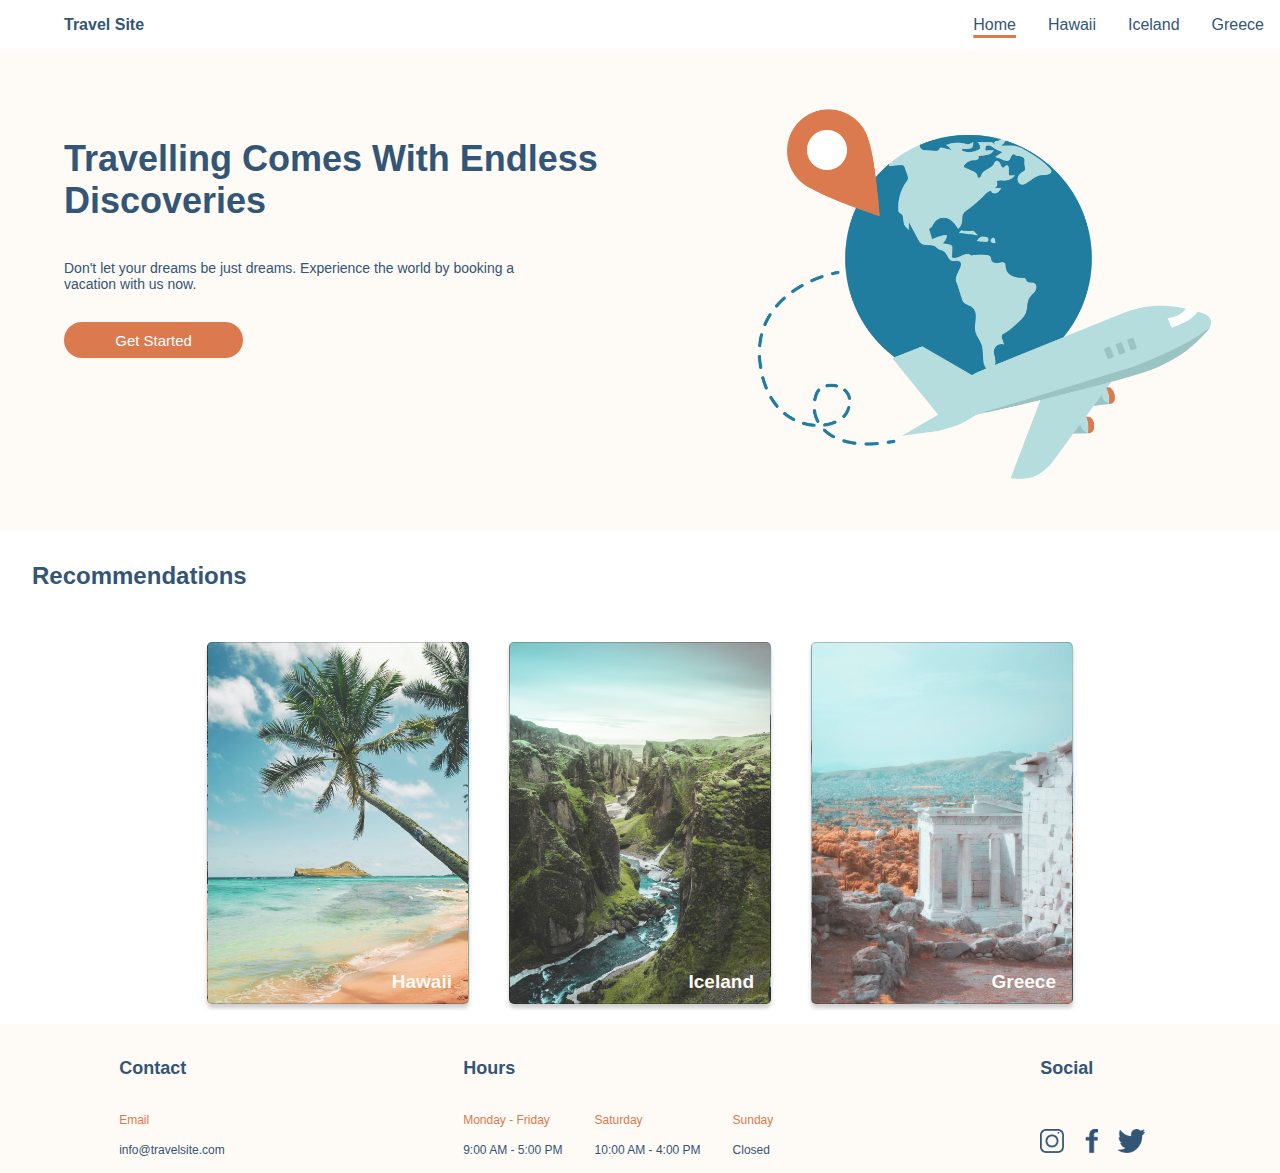
<file: index.html>
<!DOCTYPE html>
<html lang="en">
  <head>
    <meta charset="UTF-8" />
    <meta name="viewport" content="width=device-width, initial-scale=1.0" />
    <link rel="stylesheet" href="./css/global.css" />
    <link rel="stylesheet" href="./css/main.css" />
    <title>Travel Site Landing</title>
  </head>

  <body>
    <header>
      <div class="header__logo">
        <h1 class="header-navbar__link">
          <a href="../index.html">Travel Site</a>
        </h1>
      </div>
      <nav class="header__navbar">
        <ul class="header-navbar__list">
          <li class="header-navbar__link active">
            <a href="./index.html">Home</a>
          </li>
          <li class="header-navbar__link">
            <a href="./pages/hawaii.html">Hawaii</a>
          </li>
          <li class="header-navbar__link">
            <a href="./pages/iceland.html">Iceland</a>
          </li>
          <li class="header-navbar__link">
            <a href="./pages/greece.html">Greece</a>
          </li>
        </ul>
      </nav>
    </header>

    <main>
      <section class="hero">
        <div class="hero__leftside">
          <h1 class="hero__heading">
            Travelling Comes With Endless Discoveries
          </h1>
          <p class="hero__text">
            Don't let your dreams be just dreams. Experience the world by
            booking a vacation with us now.
          </p>
          <a href="#" class="hero__button">Get Started</a>
        </div>
        <div class="hero__rightside">
          <img class="hero__img" src="./assets/hero.png" alt="Travel image" />
        </div>
      </section>
    </main>

    <aside class="recommendations">
      <h3 class="recommendations__heading">Recommendations</h3>
      <div class="recommendations__cards">
        <a href="./pages/hawaii.html" class="recommendations__card-link">
          <article class="recommendations__card recommendations__card--hawaii">
            <h4 class="recommendations__card-name">Hawaii</h4>
          </article>
        </a>
        <a href="./pages/iceland.html" class="recommendations__card-link">
          <article class="recommendations__card recommendations__card--iceland">
            <h4 class="recommendations__card-name">Iceland</h4>
          </article>
        </a>
        <!-- Greece card with link -->
        <a href="./pages/greece.html" class="recommendations__card-link">
          <article class="recommendations__card recommendations__card--greece">
            <h4 class="recommendations__card-name">Greece</h4>
          </article>
        </a>
      </div>
    </aside>

    <footer class="footer">
      <section class="footer-element">
        <h3 class="footer-element__heading">Contact</h3>
        <article class="footer-element__subheading">
          <div class="footer-element__email">
            Email
            <a
              class="footer-element__email link"
              href="mailto:info@travelsite.com"
              >info@travelsite.com</a
            >
          </div>
        </article>
      </section>

      <section class="footer__element">
        <h3 class="footer-element__heading">Hours</h3>
        <div class="footer-element__subheading">
          <div class="footer-element__subheading-days">
            Monday - Friday
            <div>
              <time class="footer-element__hours-times">9:00 AM - 5:00 PM</time>
            </div>
          </div>
          <div class="footer-element__subheading-days">
            Saturday
            <div>
              <time class="footer-element__hours-times"
                >10:00 AM - 4:00 PM</time
              >
            </div>
          </div>
          <div class="footer-element__subheading-days">
            Sunday
            <div>
              <time class="footer-element__hours-times">Closed</time>
            </div>
          </div>
        </div>
      </section>

      <section class="footer__element">
        <h3 class="footer-element__heading">Social</h3>
        <div class="footer__subheading">
          <a href="https://instagram.com"
            ><img
              class="footer-element__social-icon"
              src="../assets/icon-instagram.png"
              alt="Instagram"
          /></a>
          <a href="https://facebook.com"
            ><img
              class="footer-element__social-icon"
              src="../assets/icon-facebook.png"
              alt="Facebook"
          /></a>
          <a href="https://twitter.com"
            ><img
              class="footer-element__social-icon"
              src="../assets/icon-twitter.png"
              alt="Twitter"
          /></a>
        </div>
      </section>
    </footer>
  </body>
</html>
</file>
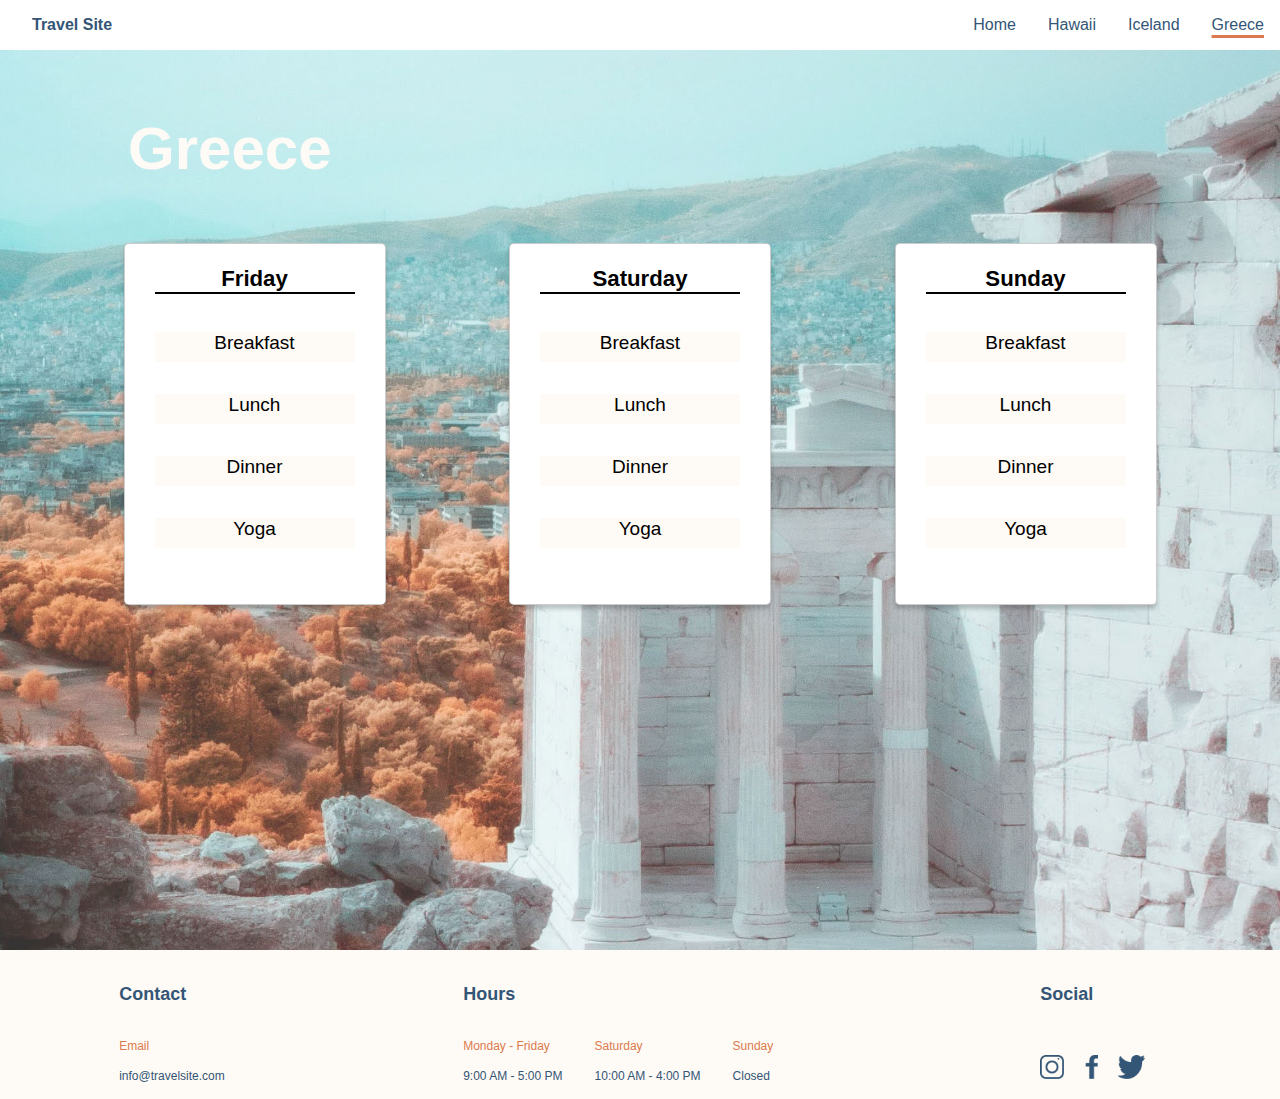
<file: pages/greece.html>
<!DOCTYPE html>
<html lang="en">
  <head>
    <meta charset="UTF-8" />
    <meta name="viewport" content="width=device-width, initial-scale=1.0" />
    <link rel="stylesheet" href="../css/global.css" />
    <link rel="stylesheet" href="../css/destinations.css" />
    <title>Travel Site Greece</title>
  </head>
  <body>
    <header class="header">
      <div class="header-logo">
        <h1 class="header-navbar__link">
          <a href="../index.html">Travel Site</a>
        </h1>
      </div>
      <div class="header-navbar">
        <nav>
          <ul class="header-navbar__list">
            <li class="header-navbar__link">
              <a href="../index.html">Home</a>
            </li>
            <li class="header-navbar__link">
              <a href="./hawaii.html">Hawaii</a>
            </li>
            <li class="header-navbar__link">
              <a href="./iceland.html">Iceland</a>
            </li>
            <li class="header-navbar__link active">
              <a href="./greece.html">Greece</a>
            </li>
          </ul>
        </nav>
      </div>
    </header>

    <main>
      <div class="itinerary itinerary-greece">
        <div class="itinerary-heading">
          <h3 class="itinerary-heading hawaii">Greece</h3>
        </div>
        <div class="itinerary-cards">
          <article class="itinerary-cards friday">
            <div>
              <h3 class="itinerary-cards__name">Friday</h3>
              <ul class="itinerary-cards__list">
                <li class="itinerary-cards__list-item">Breakfast</li>
                <li class="itinerary-cards__list-item">Lunch</li>
                <li class="itinerary-cards__list-item">Dinner</li>
                <li class="itinerary-cards__list-item">Yoga</li>
              </ul>
            </div>
          </article>

          <article class="itinerary-cards saturday">
            <div>
              <h3 class="itinerary-cards__name">Saturday</h3>
              <ul class="itinerary-cards__list">
                <li class="itinerary-cards__list-item">Breakfast</li>
                <li class="itinerary-cards__list-item">Lunch</li>
                <li class="itinerary-cards__list-item">Dinner</li>
                <li class="itinerary-cards__list-item">Yoga</li>
              </ul>
            </div>
          </article> 
            
          <article class="itinerary-cards sunday">
            <div class="list">
              <h3 class="itinerary-cards__name">Sunday</h3>
              <ul class="itinerary-cards__list">
                <li class="itinerary-cards__list-item">Breakfast</li>
                <li class="itinerary-cards__list-item">Lunch</li>
                <li class="itinerary-cards__list-item">Dinner</li>
                <li class="itinerary-cards__list-item">Yoga</li>
              </ul>
            </div>
          </article>
        </div>
      </div>
    </main>

    <footer class="footer">
      <section class="footer__element">
        <h3 class="footer-element__heading">Contact</h3>
        <article class="footer-element__subheading">
          <div class="footer-element__email">
            Email
            <a
              class="footer-element__email link"
              href="mailto:info@travelsite.com"
              >info@travelsite.com</a
            >
          </div>
        </article>
      </section>

      <hours class="footer-element">
        <h3 class="footer-element__heading">Hours</h3>
        <div class="footer-element__subheading">
          <div class="footer-element__subheading-days">
            Monday - Friday
            <div>
              <time class="footer-element__hours-times">9:00 AM - 5:00 PM</time>
            </div>
          </div>
          <div class="footer-element__subheading-days">
            Saturday
            <div>
              <time class="footer-element__hours-times"
                >10:00 AM - 4:00 PM</time
              >
            </div>
          </div>
          <div class="footer-element__subheading-days">
            Sunday
            <div>
              <time class="footer-element__hours-times">Closed</time>
            </div>
          </div>
        </div>
      </hours>

      <section class="footer__element">
        <h3 class="footer-element__heading">Social</h3>
        <div class="footer__subheading">
          <a href="https://instagram.com"
            ><img
              class="footer-element__social-icon"
              src="../assets/icon-instagram.png"
              alt="Instagram"
          /></a>
          <a href="https://facebook.com"
            ><img
              class="footer-element__social-icon"
              src="../assets/icon-facebook.png"
              alt="Facebook"
          /></a>
          <a href="https://twitter.com"
            ><img
              class="footer-element__social-icon"
              src="../assets/icon-twitter.png"
              alt="Twitter"
          /></a>
        </div>
      </section>
    </footer>
  </body>
</html>
</file>
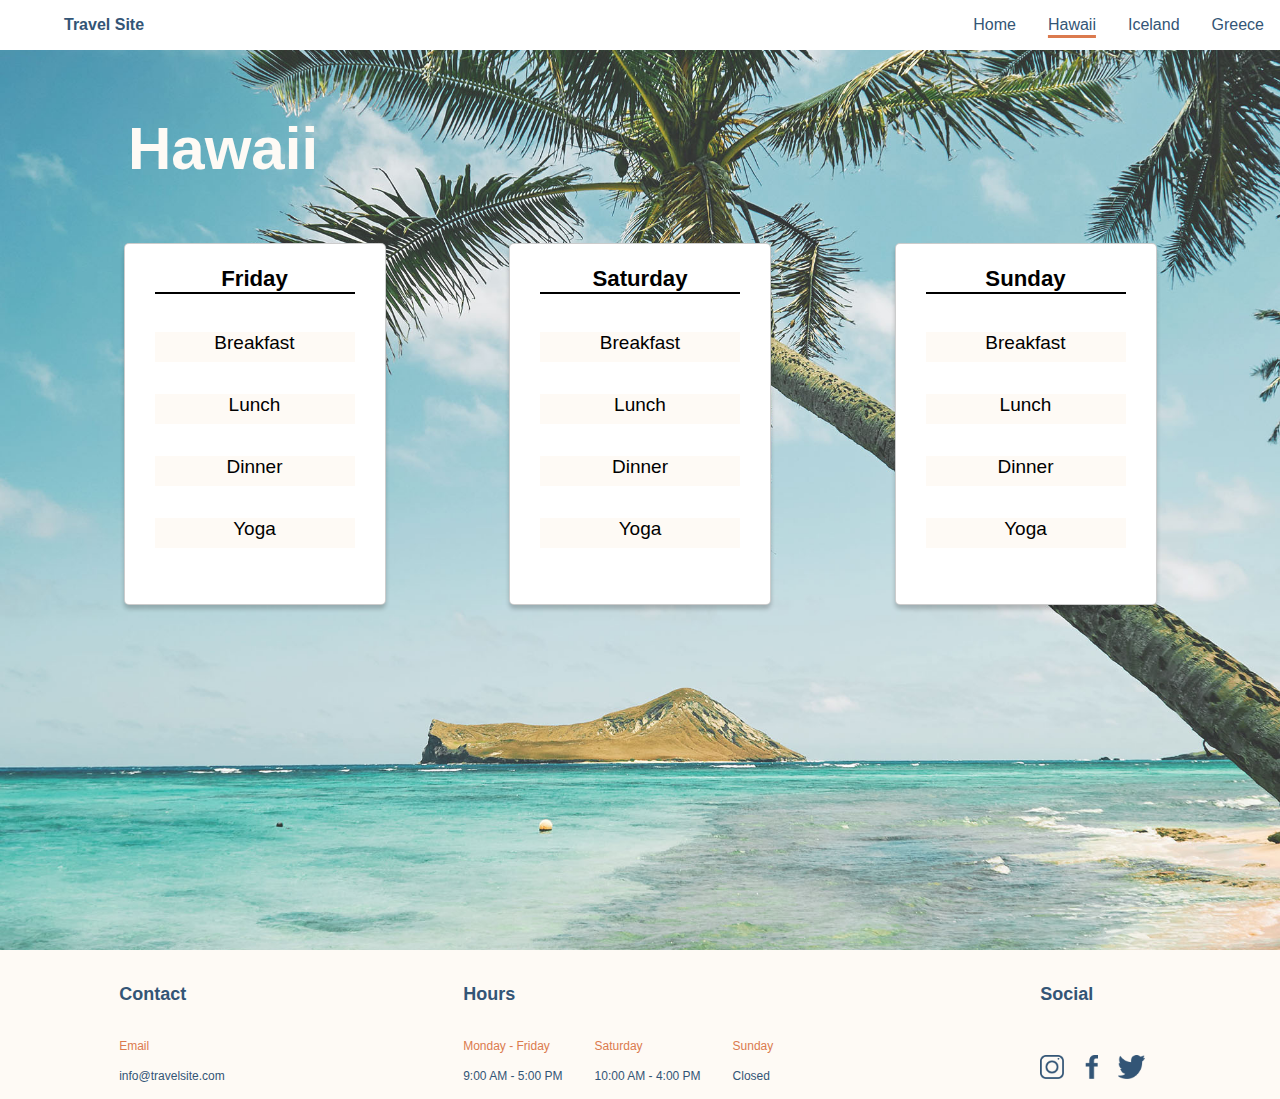
<file: pages/hawaii.html>
<!DOCTYPE html>
<html lang="en">
  <head>
    <meta charset="UTF-8" />
    <meta name="viewport" content="width=device-width, initial-scale=1.0" />
    <link rel="stylesheet" href="../css/global.css" />
    <link rel="stylesheet" href="../css/destinations.css" />
    <title>Travel Site Hawaii</title>
  </head>
  <body>
    <header>
      <div class="header__logo">
        <h1 class="header-navbar__link">
          <a href="../index.html">Travel Site</a>
        </h1>
      </div>
      <nav class="header__navbar">
        <ul class="header-navbar__list">
          <li class="header-navbar__link"><a href="../index.html">Home</a></li>
          <li class="header-navbar__link active">
            <a href="./hawaii.html">Hawaii</a>
          </li>
          <li class="header-navbar__link">
            <a href="./iceland.html">Iceland</a>
          </li>
          <li class="header-navbar__link">
            <a href="./greece.html">Greece</a>
          </li>
        </ul>
      </nav>
    </header>

    <main>
      <div class="itinerary itinerary-hawaii">
        <div class="itinerary-heading">
          <h3 class="itinerary-heading hawaii">Hawaii</h3>
        </div>
        <div class="itinerary-cards">
          <article class="itinerary-cards friday">
            <div>
              <h3 class="itinerary-cards__name">Friday</h3>
              <ul class="itinerary-cards__list">
                <li class="itinerary-cards__list-item">Breakfast</li>
                <li class="itinerary-cards__list-item">Lunch</li>
                <li class="itinerary-cards__list-item">Dinner</li>
                <li class="itinerary-cards__list-item">Yoga</li>
              </ul>
            </div>
          </article>

          <article class="itinerary-cards saturday">
            <div>
              <h3 class="itinerary-cards__name">Saturday</h3>
              <ul class="itinerary-cards__list">
                <li class="itinerary-cards__list-item">Breakfast</li>
                <li class="itinerary-cards__list-item">Lunch</li>
                <li class="itinerary-cards__list-item">Dinner</li>
                <li class="itinerary-cards__list-item">Yoga</li>
              </ul>
            </div>
          </article>
          <article class="itinerary-cards sunday">
            <div class="list">
              <h3 class="itinerary-cards__name">Sunday</h3>
              <ul class="itinerary-cards__list">
                <li class="itinerary-cards__list-item">Breakfast</li>
                <li class="itinerary-cards__list-item">Lunch</li>
                <li class="itinerary-cards__list-item">Dinner</li>
                <li class="itinerary-cards__list-item">Yoga</li>
              </ul>
            </div>
          </article>
        </div>
      </div>
    </main>

    <footer class="footer">
      <section class="footer-element">
        <h3 class="footer-element__heading">Contact</h3>
        <article class="footer-element__subheading">
          <div class="footer-element__email">
            Email
            <a
              class="footer-element__email link"
              href="mailto:info@travelsite.com"
              >info@travelsite.com</a
            >
          </div>
        </article>
      </section>

      <hours class="footer__element">
        <h3 class="footer-element__heading">Hours</h3>
        <div class="footer-element__subheading">
          <div class="footer-element__subheading-days">
            Monday - Friday
            <div>
              <time class="footer-element__hours-times">9:00 AM - 5:00 PM</time>
            </div>
          </div>
          <div class="footer-element__subheading-days">
            Saturday
            <div>
              <time class="footer-element__hours-times"
                >10:00 AM - 4:00 PM</time
              >
            </div>
          </div>
          <div class="footer-element__subheading-days">
            Sunday
            <div>
              <time class="footer-element__hours-times">Closed</time>
            </div>
          </div>
        </div>
      </hours>

      <section class="footer__element">
        <h3 class="footer-element__heading">Social</h3>
        <div class="footer__subheading">
          <a href="https://instagram.com"
            ><img
              class="footer-element__social-icon"
              src="../assets/icon-instagram.png"
              alt="Instagram"
          /></a>
          <a href="https://facebook.com"
            ><img
              class="footer-element__social-icon"
              src="../assets/icon-facebook.png"
              alt="Facebook"
          /></a>
          <a href="https://twitter.com"
            ><img
              class="footer-element__social-icon"
              src="../assets/icon-twitter.png"
              alt="Twitter"
          /></a>
        </div>
      </section>
    </footer>
  </body>
</html>
</file>
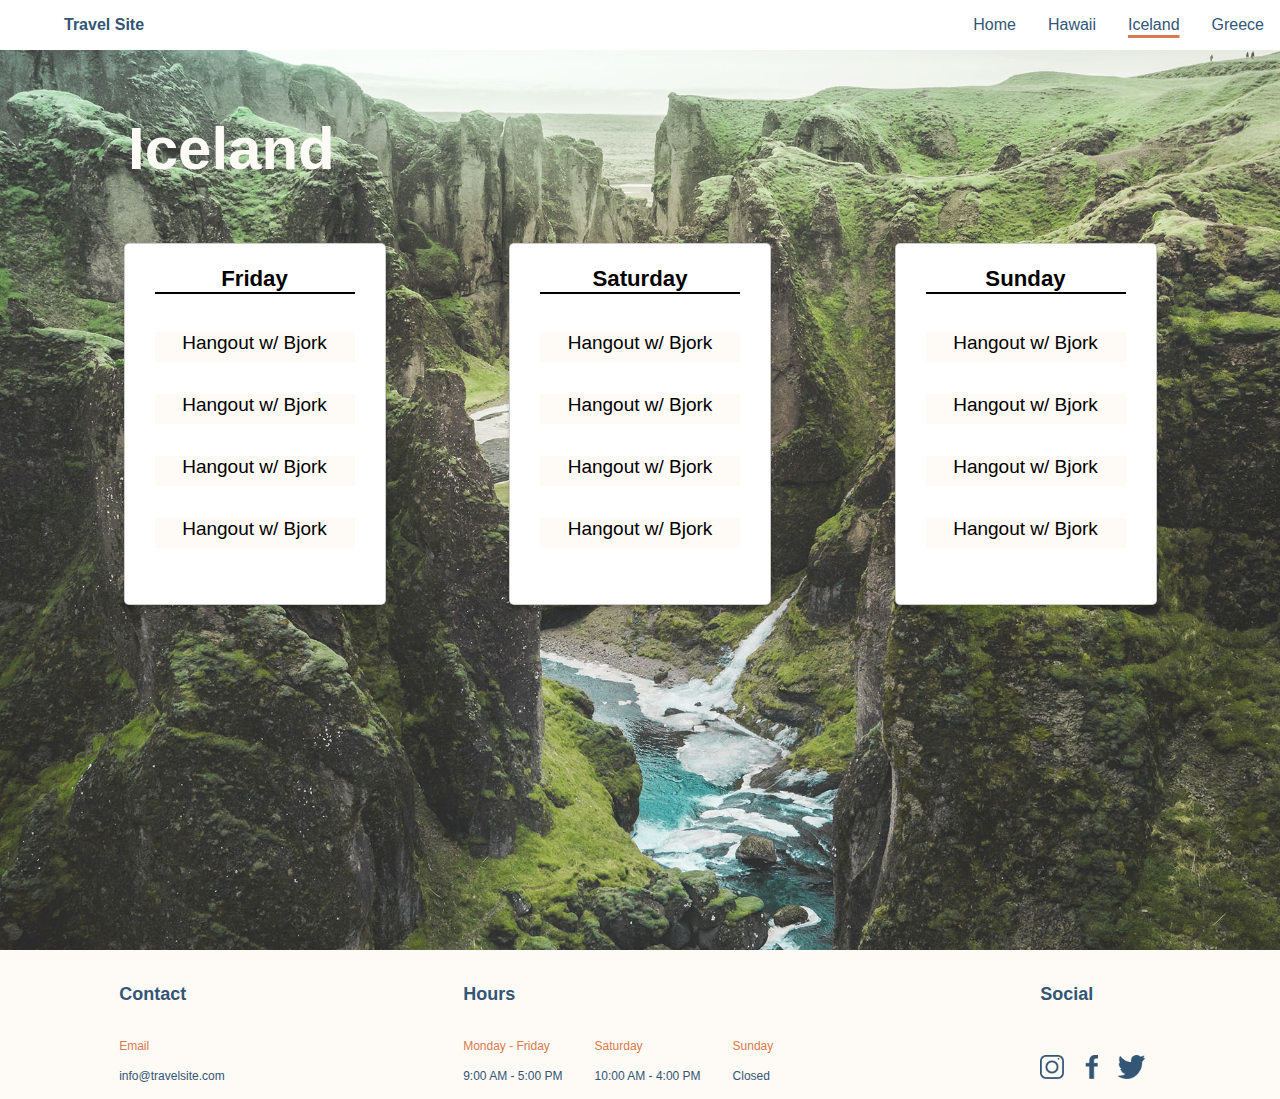
<file: pages/iceland.html>
<!DOCTYPE html>
<html lang="en">
  <head>
    <meta charset="UTF-8" />
    <meta name="viewport" content="width=device-width, initial-scale=1.0" />
    <link rel="stylesheet" href="../css/global.css" />
    <link rel="stylesheet" href="../css/destinations.css" />
    <title>Travel Site Iceland</title>
  </head>
  <body>
    <header class="header">
      <div class="header__logo">
        <h1 class="header-navbar__link">
          <a href="../index.html">Travel Site</a>
        </h1>
      </div>
      <div class="header-navbar">
        <nav>
          <ul class="header-navbar__list">
            <li class="header-navbar__link">
              <a href="../index.html">Home</a>
            </li>
            <li class="header-navbar__link">
              <a href="./hawaii.html">Hawaii</a>
            </li>
            <li class="header-navbar__link active">
              <a href="./iceland.html">Iceland</a>
            </li>
            <li class="header-navbar__link">
              <a href="./greece.html">Greece</a>
            </li>
          </ul>
        </nav>
      </div>
    </header>
    <main>
      <div class="itinerary itinerary-iceland">
        <div class="itinerary-heading">
          <h3 class="itinerary-heading hawaii">Iceland</h3>
        </div>
        <div class="itinerary-cards">
          <article class="itinerary-cards friday">
            <div>
              <h3 class="itinerary-cards__name">Friday</h3>
              <ul class="itinerary-cards__list">
                <li class="itinerary-cards__list-item">Hangout w/ Bjork</li>
                <li class="itinerary-cards__list-item">Hangout w/ Bjork</li>
                <li class="itinerary-cards__list-item">Hangout w/ Bjork</li>
                <li class="itinerary-cards__list-item">Hangout w/ Bjork</li>
              </ul>
            </div>
          </article>

          <article class="itinerary-cards saturday">
            <div>
              <h3 class="itinerary-cards__name">Saturday</h3>
              <ul class="itinerary-cards__list">
                <li class="itinerary-cards__list-item">Hangout w/ Bjork</li>
                <li class="itinerary-cards__list-item">Hangout w/ Bjork</li>
                <li class="itinerary-cards__list-item">Hangout w/ Bjork</li>
                <li class="itinerary-cards__list-item">Hangout w/ Bjork</li>
              </ul>
            </div>
          </article>
          <article class="itinerary-cards sunday">
            <div class="list">
              <h3 class="itinerary-cards__name">Sunday</h3>
              <ul class="itinerary-cards__list">
                <li class="itinerary-cards__list-item">Hangout w/ Bjork</li>
                <li class="itinerary-cards__list-item">Hangout w/ Bjork</li>
                <li class="itinerary-cards__list-item">Hangout w/ Bjork</li>
                <li class="itinerary-cards__list-item">Hangout w/ Bjork</li>
              </ul>
            </div>
          </article>
        </div>
      </div>
    </main>

    <footer class="footer">
      <hours class="footer-element">
        <h3 class="footer-element__heading">Contact</h3>
        <article class="footer-element__subheading">
          <div class="footer-element__email">
            Email
            <a
              class="footer-element__email link"
              href="mailto:info@travelsite.com"
              >info@travelsite.com</a
            >
          </div>
        </article>
      </hours>

      <section class="footer__element">
        <h3 class="footer-element__heading">Hours</h3>
        <div class="footer-element__subheading">
          <div class="footer-element__subheading-days">
            Monday - Friday
            <div>
              <time class="footer-element__hours-times">9:00 AM - 5:00 PM</time>
            </div>
          </div>
          <div class="footer-element__subheading-days">
            Saturday
            <div>
              <time class="footer-element__hours-times"
                >10:00 AM - 4:00 PM</time
              >
            </div>
          </div>
          <div class="footer-element__subheading-days">
            Sunday
            <div>
              <time class="footer-element__hours-times">Closed</time>
            </div>
          </div>
        </div>
      </section>

      <section class="footer__element">
        <h3 class="footer-element__heading">Social</h3>
        <div class="footer__subheading">
          <a href="https://instagram.com"
            ><img
              class="footer-element__social-icon"
              src="../assets/icon-instagram.png"
              alt="Instagram"
          /></a>
          <a href="https://facebook.com"
            ><img
              class="footer-element__social-icon"
              src="../assets/icon-facebook.png"
              alt="Facebook"
          /></a>
          <a href="https://twitter.com"
            ><img
              class="footer-element__social-icon"
              src="../assets/icon-twitter.png"
              alt="Twitter"
          /></a>
        </div>
      </section>
    </footer>
  </body>
</html>
</file>
<file: css/global.css>
html {
  height: 100vh;
}

body {
  font-family: Verdana, Geneva, Tahoma, sans-serif;
  padding-top: 50px;
  margin: 0;
}

header {
  width: 100%;
  height: 50px;
  box-sizing: border-box;
  display: flex;
  justify-content: space-between;
  align-items: center; 
  background-color: #FFFFFF;
  position: fixed;
  top: 0;  
  z-index: 100;
}

.header__logo { 
  color: #335576;
  margin-left: 1rem;  
  padding-left: 1rem; 
  font-size: 1.5rem;  
}

.header-navbar__list {
  display: flex;
  list-style-type: none;
  padding-right: 1rem; 
  margin: 0;          
}

.header-navbar__link {
  display: flex;
  margin-left: 1rem;
  padding-left: 1rem;
  text-decoration: none;
  font-size: 1rem; 
}

.header-navbar__link a {
  text-decoration: none; 
  color: #335576;
}

.active {
  text-decoration: underline;
  text-underline-offset: 0.3rem;
  text-decoration-color: #DB7A4E;
  text-decoration-thickness: 3px;
}


@media (max-width: 768px) {
  .header__logo {
    margin-left: 0.5rem;
    padding-left: 0.5rem;
    font-size: 1.2rem;
  }

  .header-navbar__list {
    padding-right: 0.5rem;
  }

  .header-navbar__link {
    margin-left: 0.5rem;
    padding-left: 0.5rem;
    font-size: 0.9rem;
  }
}


@media (max-width: 480px) {
  .header {
    flex-direction: column;
    height: auto;
    padding: 0.5rem;
  }

  .header__logo {
    margin-left: 0;
    padding-left: 0;
  }

  .header-navbar__list {
    flex-direction: column;
    align-items: center;
  }

  .header-navbar__link {
    margin: 0.25rem 0;
  }
}

.footer {
  background-color: #FEFAF5;
  color: #335576;
  display: flex;
  justify-content: space-around;
  padding-top: 1rem;
  padding-bottom: 1rem;
  width: 100%;
  box-sizing: border-box;
}

.footer-element__heading {
  font-size: 1.125rem;
  font-weight: 700;
  display: flex;
}

.footer-element__subheading-days {
  color: #DB7A4E;
  padding-top: 1rem;
} 

.footer-element__subheading {
  color: #DB7A4E;
  font-size: 0.75rem;
  display: flex;
}

.footer-element__email {
  display: flex;
  flex-direction: column;
  justify-content: flex-start;
  margin-top: 1rem;
}

.footer-element__hours-times {
  color: #335576;
  margin-right: 2rem;
  margin-top: 1rem;
  display: flex;
  justify-content: center;
}

.link {
  text-decoration: none;
  color: #335576;
}

.times {
  font-size: 0.9rem;
  font-weight: 100;
  color: #335576;
  margin-top: 1rem;
  display: flex;
}

.footer-element__social-icon {
  margin-right: 1rem;
  margin-top: 2rem;
  height: 1.5rem;
}

@media (max-width: 768px) {
  .footer {
    flex-direction: column;
    align-items: center;
    padding: 1rem;
  }

  .footer-element__heading, .footer-element__subheading {
    text-align: center;
  }

  .footer-element__social-icon {
    margin: 0.5rem;
  }
}
</file>
<file: css/main.css>
.hero {
  display: flex;
  background-color: #FEFAF5;
  width: 100vw;
  height: 480px;
}

.hero__leftside {
  display: flex;
  flex-direction: column;
  justify-content: flex-start;
  text-align: left;
  width: 50vw;
  padding: 4rem;
}

.hero__heading {
  display: flex;
  align-content: flex-start;
  font-size: 2.25rem; 
  color: #335576;
  text-align: left;
}

.hero__text {
  display: flex;
  color: #335576;
  font-size: 0.875rem; 
  font-weight: 300;
  margin-right: 1rem;
  padding-right: 3rem;
}

.hero__button {
  font-size: 0.9375rem; 
  font-weight: lighter;
  text-align: center;
  border-radius: 25px;
  border: none;
  background-color: #DB7A4E;
  color: #FFFFFF;
  text-decoration: none;
  width: 160px;
  padding: .6rem;
  margin-top: 1rem;
}

.hero__rightside {
  display: flex;
  width: 50vw;
  justify-content: center;
  align-items: center;
  margin: .5rem;
  padding: .5rem;
}

.hero__img {
  padding: 1rem;
  margin: 1rem;
  height: 380px;
}

.recommendations__heading {
  font-size: 1.5rem; 
  color: #335576;
  margin: 1rem;
  padding: 1rem;
}

.recommendations__cards {
  display: flex;
  justify-content: center;
}

.recommendations__card--hawaii {
  background-image: url(../assets/hawaii.jpg);
  background-position: center;
  background-size: cover;
}

.recommendations__card--greece {
  background-image: url(../assets/greece.jpg);
  background-position: center;
  background-size: cover;
}

.recommendations__card--iceland {
  background-image: url(../assets/iceland.jpg);
  background-position: center;
  background-size: cover;
}

.recommendations__card {
  display: flex;
  justify-content: flex-end;
  align-items: flex-end;
  width: 260px;
  height: 360px;
  border-radius: 5px;
  border: 1px solid rgba(0, 0, 0, .2);
  box-shadow: 0 4px 4px rgba(0, 0, 0, .2);
  margin: 20px;
  color: #FEFAF5;
  font-size: 1.1875rem; 
}

.recommendations__card-link {
  text-decoration: none;
}

.recommendations__card-name {
  padding-right: 1rem;
  margin-bottom: 10px;
}

@media (max-width: 768px) {
  .hero {
    flex-direction: column;
    height: auto;
  }
  .hero__leftside,
  .hero__rightside {
    width: auto;
    align-items: center;
  }
  .hero__heading {
    font-size: 1.75rem; 
  }
 
}
@media (max-width: 480px) {
  .hero__heading {
    font-size: 1.5rem; 
  }
  .hero__text {
    font-size: 0.75rem; 
  }
  .hero__button {
    width: auto;
    padding: 0.5rem;
  }
  
}
</file>
<file: css/destinations.css>
.itinerary-hawaii {
  width: 100vw;
  height: 100vh;
  background-image: url(../assets/hawaii.jpg);
  background-position: center;
  background-size: cover;
}

.itinerary-iceland {
  width: 100vw;
  height: 100vh;
  background-image: url(../assets/iceland.jpg);
  background-position: center;
  background-size: cover;
}

.itinerary-greece {
  width: 100vw;
  height: 100vh;
  background-image: url(../assets/greece.jpg);
  background-position: center;
  background-size: cover;
}

.itinerary-heading {
  font-size: 3.75rem; 
  padding-left: 4rem;
  padding-top: 2rem;
  margin-top: 0;
  color: #FEFAF5;
}

.itinerary-cards {
  display: flex;
  justify-content: space-evenly;
  flex-wrap: wrap;
}


.friday, .saturday, .sunday {
  width: 260px;
  height: 360px;
  border-radius: 5px;
  border: 1px solid rgba(0, 0, 0, 0.2);
  box-shadow: 0 4px 4px rgba(0, 0, 0, 0.2);
  font-size: 1.1875rem; 
  background-color: #FFFFFF;
  margin: 0rem;
}

.itinerary-cards__name {
  text-align: center;
  width: 200px;
  border-bottom: 2px solid black;
}

.itinerary-cards__name h3 {
  box-sizing: border-box;
  width: 100%;
  font-size: 1.125rem; 
  font-weight: 300;
}

.itinerary-cards__list {
  width: 100%;
  list-style: none;
  display: flex;
  flex-direction: column;
  padding-left: 0;
}

.itinerary-cards__list-item {
  display: flex;
  justify-content: center;
  background-color: #FEFAF5;
  width: 100%;
  margin-top: 1rem;
  margin-bottom: 1rem;
  padding-bottom: .5rem;
}

@media (max-width: 768px) {
  .itinerary {
    height: auto;
  }

  .itinerary-heading {
    font-size: 2.5rem; 
    padding-left: 2rem;
  }

  .friday, .saturday, .sunday {
    width: 200px;
    height: auto;
    margin: 10px;
  }
}

@media (max-width: 480px) {
  .header-logo {
    margin-left: 1rem;
    padding-left: 0;
    font-size: 0.5rem; 
  }

  .header-navbar__list {
    padding-right: 2rem;
  }

  .itinerary-heading {
    padding-left: 1rem;
  }
}
</file>
